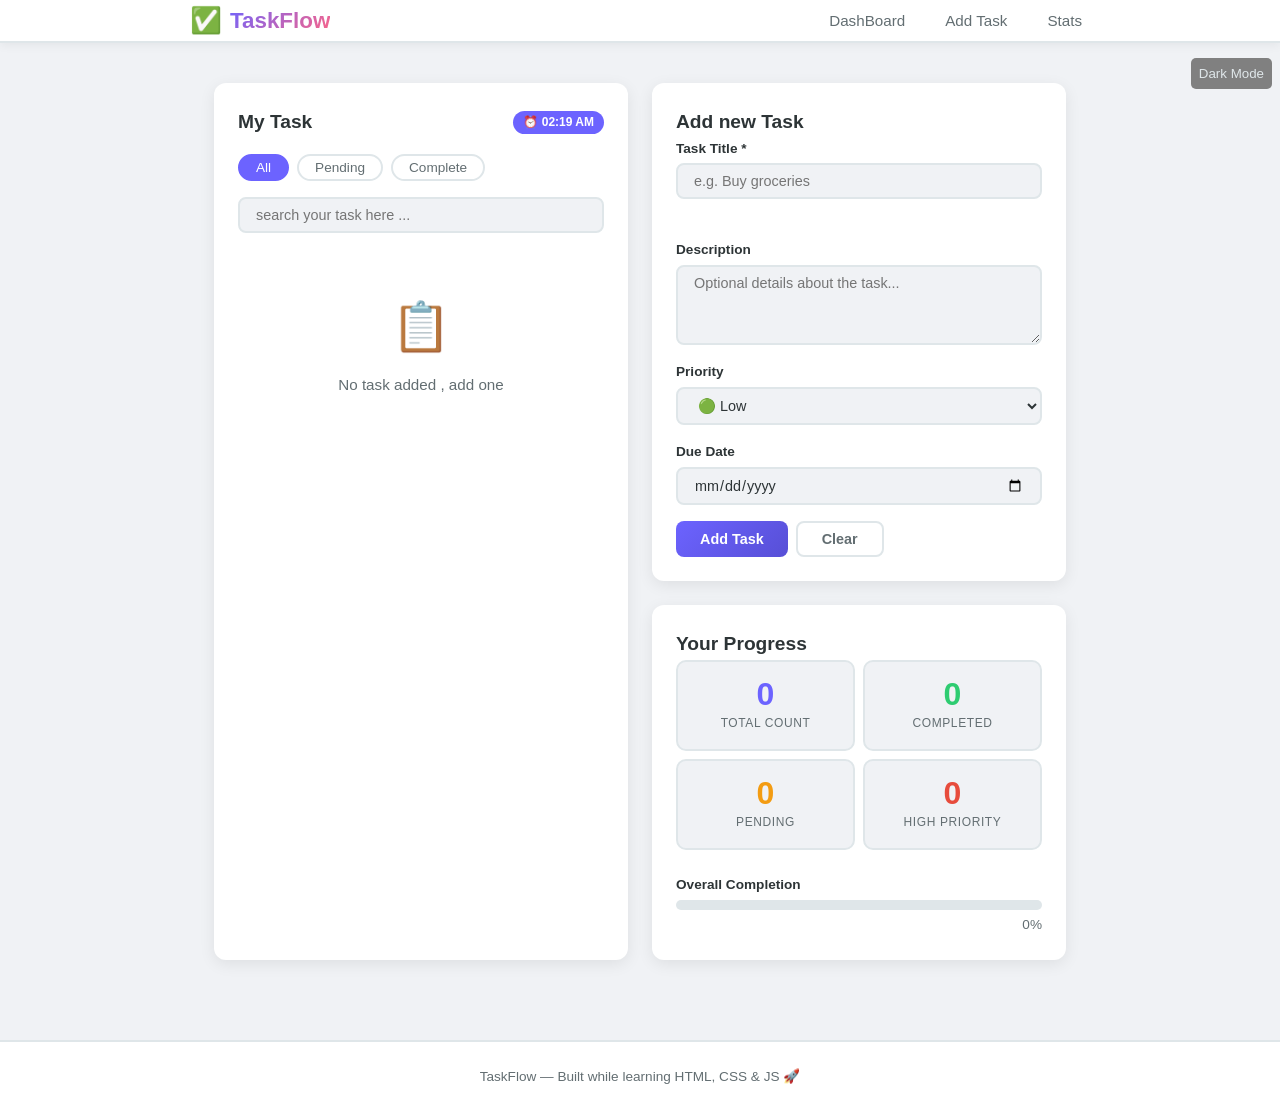
<file: index.html>
<!doctype html>
<html lang="en">
  <head>
    <meta charset="UTF-8" />
    <meta name="viewport" content="width=device-width, initial-scale=1.0" />
    <title>My Task Manager</title>
    <link rel="stylesheet" href="./task.css" />
  </head>
  <body id="body">
    <!-- we have header , main , footer , popup_msg , popup_window  -->
    
    <button id="color_mode" class="color_mode">Dark Mode</button>
    <header class="website_header">
      <!-- we have two div logo and main_nav -->
      <div class="header_inner">
        <div class="logo">
          <span class="logo_icon">✅</span>
          <h1 class="logo_text">TaskFlow</h1>
        </div>

        <nav class="main_nav">
          <ul class="nav_list">
            <li><a href="#dashboard" class="nav_link active">DashBoard</a></li>
            <li><a href="#add_task" class="nav_link">Add Task</a></li>
            <li><a href="#stats" class="nav_link">Stats</a></li>
          </ul>
        </nav>
      </div>
    </header>

    <!--  main body starts here-->
    <main class="main_content">
      <!-- we have 3 sections in main

            - dashboard
            - add task 
            - stats 
          -->

      <!-- in dash board we have 

           --section title row
           --filter bar
           --search bar
           --task list
           --empty state
           
           -->
      <section id="dashboard" class="section">
        
        <div class="section_title_row">
          <h2 class="section_title">My Task</h2>

          <!-- shows time or tasks left -->
          <span class="badge" id="badge_task_count">0 task</span>
        </div>

        <!-- 3 filter buttons  -->

        <div class="filter_bar">
          <button class="filter_button active" data-filter="all">All</button>

          <button class="filter_button" data-filter="pending">Pending</button>

          <button class="filter_button" data-filter="completed">Complete</button>
        </div>

        <div class="search_bar">
          <label for="search"></label>

          <input
            type="search"
            id="search"
            placeholder="search your task here ..."
          />
        </div>

        <!-- will be filled by js  -->
        <ul class="task_list" id="task_list"></ul>

        <!-- when list is empty , show this  -->
        <div class="empty_state" id="empty_state">
          <p class="empty_icon">📋</p>
          <p class="empty_text">No task added , add one</p>
        </div>

        
      </section>

      <section id="add_task" class="section">
        <h2 class="section_title">Add new Task</h2>
        <!-- form -->

        <form id="task_form" class="task_form" novalidate>
          <!-- task title -->
          <div class="form_grp">
            <label for="task_title" class="form_label">Task Title *</label>
            <input
              type="text"
              name="task_title"
              id="task_title"
              class="input_form"
              placeholder="e.g. Buy groceries"
              required
            />

            <!-- if left empty , show this error -->
            <span class="error_msg" id="title_error"></span>
          </div>

          <!-- description -->
          <div class="form_grp">

              <label for="task_desc" class="form_label">Description</label>
              <textarea name="description_content" id="task_desc"
              class="input_form form_text_area"
               placeholder="Optional details about the task..."
              rows="3"></textarea>

          </div>

          <!-- priority -->
          <div class="form_grp">

            <label for="task_priority" class="form_label">Priority</label>

            <select name="task_priority" id="task_priority" class="input_form form_select">
                <option value="low">🟢 Low</option>
                <option value="medium">🟡 Medium</option>
                <option value="high">🔴 High</option>
            </select>
          </div>

          <!-- due date -->
          <div class="form_grp">
             <label for="due_date" class="form_label">Due Date</label>
             <input type="date" 
             id="due_date"
             name="due_date"
             class="input_form">
          </div>

          <!-- submit and clear button -->
          <div class="button_grp">

            <button class="btn btn_primary">Add Task</button>

            <button class="btn btn_secondary" id="clear_form_button">Clear</button>

          </div>


        </form>
      </section>

      <section id="stats" class="section">
        
        <h2 class="section_title">Your Progress</h2 >

        <div class="stats_grid">

          <!-- we will use grid to arrange this four cards  -->
           <!-- article tag used for grouping  -->

           <!-- firsrt stat card -->
           <article class="stat_card">
             <p class="stat_number" id="total_count">0</p>
             <p class="stat_label" >Total count</p>
           </article>


            <!-- second stat card -->
            <article class="stat_card">
              <p class="stat_number" id="completed">0</p>
              <p class="stat_label" >Completed</p>
              
            </article>
            
            <!-- third stat card -->
            
            <article class="stat_card" >
              <p class="stat_number" id="pending">0</p>
              <p class="stat_label" >Pending</p>
            </article>
            
            <!-- fourth stat card -->

              <article class="stat_card">
                <p class="stat_number" id="high_priority">0</p>
             <p class="stat_label" >High Priority</p>
           </article>

        </div>

        <div class="progress_section">


          <!-- progress headin -->
           <p class="progress_label">Overall Completion</p>

           <!-- colored bar -->
            <div class="progress_bar_container">

              <div class="progress-bar-bag" id="progress-bar"></div>
            </div>

            <!-- precent  -->
             <p class="progress_percent" id="progress_percent">0%</p>
             
        </div>

      </section>



    </main>

    <!-- fooetr starts here -->
    <footer class="site_footer">
      <p class="footer_text">TaskFlow — Built while learning HTML, CSS & JS 🚀</p>
    </footer>

    <div class="notification" id="notification">
      <span id="notification_msg">🚀 msg will be shown</span>
    
    </div>
    
    
    <!-- the pop up window which appears in the screen when clicked edit button -->
     <div class="popup_background" id="popup_background">
    
      <div class="popup_content" role="dialog" aria-modal="true">
    
        <div class="popup_header">
    
          <h3 class="popup_title">Edit Task</h3>
          <!-- &times; is cross button -->
          <button class="popup_close_btn" id="popup_close_btn">&times;</button>
    
        </div>
    
    
        <div class="popup_body">
    
          <!-- check this input hidden -->
           <input type="hidden" id="edit-task-id" />
    
           
           <!-- task title -->
              <div class="form_grp">
                <label for="edit_task_title" class="form_label">Task Title *</label>
                <input
                  type="text"
                  name="edit_task_title"
                  id="edit_task_title"
                  class="input_form"
                  placeholder="e.g. Buy groceries"
                  required
                />
                </div>
    
              <!-- description -->
              <div class="form_grp">
    
                  <label for="edit_task_desc" class="form_label">Description</label>
                  <textarea name="description_content" id="edit_task_desc"
                  class="input_form form_text_area"
                   placeholder="Optional details about the task..."
                  rows="3"></textarea>
    
              </div>
    
              <!-- priority -->
              <div class="form_grp">
    
                <label for="edit_task_priority" class="form_label">Priority</label>
    
                <select name="task_priority" id="edit_task_priority" class="input_form form_select">
                    <option value="low">🟢 Low</option>
                    <option value="medium">🟡 Medium</option>
                    <option value="high">🔴 High</option>
                </select>
              </div>
    
              <!-- due date -->
              <div class="form_grp">
                 <label for="edit_due_date" class="form_label">Due Date</label>
                 <input type="date" 
                 id="edit_due_date"
                 name="due_date"
                 class="input_form">
              </div>
    
          
    
    
        </div>
    
    
        <div class="popup_footer">
              <!-- submit and clear button -->
              <div class="button_grp">
    
                <button class="btn btn_primary" id="save_edit_button">Save changes</button>
    
                <button class="btn btn_secondary" id="cancel_edit_button">cancel</button>
    
              </div>
    
        </div>
    
      </div>
    
     </div>

     
  </body>
  <script src="./task.js"></script>
  <!-- notification tag - bottom right corner-->
  
</html>
</file>
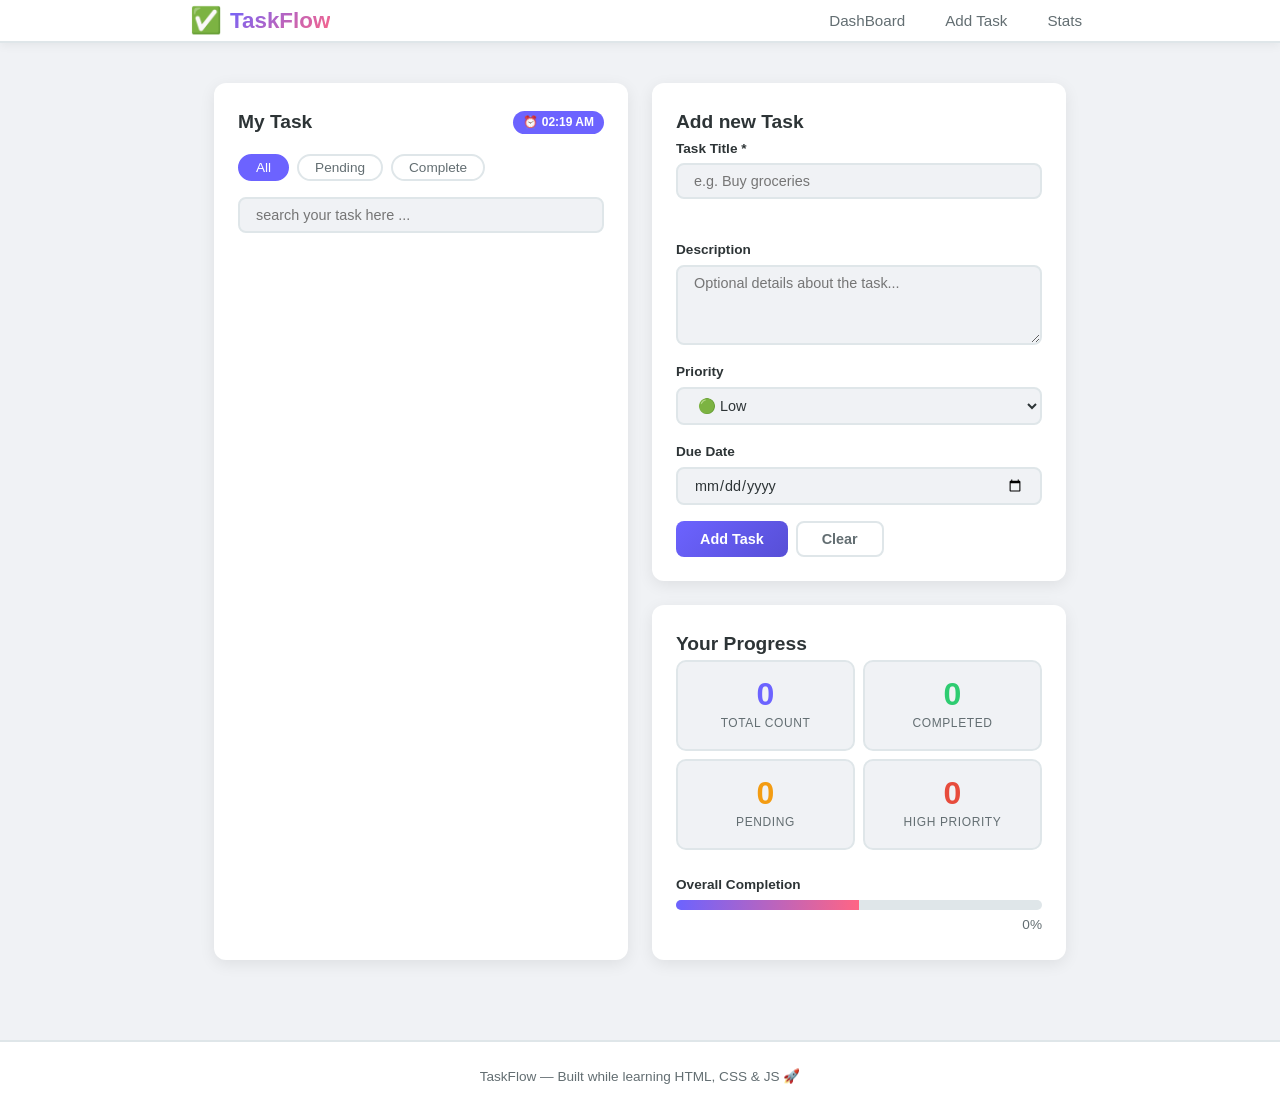
<file: task_index.html>
<!doctype html>
<html lang="en">
  <head>
    <meta charset="UTF-8" />
    <meta name="viewport" content="width=device-width, initial-scale=1.0" />
    <title>My Task Manager</title>
    <link rel="stylesheet" href="./task.css" />
  </head>
  <body>
    <!-- we have header , main , footer , popup_msg , popup_window  -->

    <header class="website_header">
      <!-- we have two div logo and main_nav -->
      <div class="header_inner">
        <div class="logo">
          <span class="logo_icon">✅</span>
          <h1 class="logo_text">TaskFlow</h1>
        </div>

        <nav class="main_nav">
          <ul class="nav_list">
            <li><a href="" class="nav_link active">DashBoard</a></li>
            <li><a href="" class="nav_link">Add Task</a></li>
            <li><a href="" class="nav_link">Stats</a></li>
          </ul>
        </nav>
      </div>
    </header>

    <!--  main body starts here-->
    <main class="main_content">
      <!-- we have 3 sections in main

            - dashboard
            - add task 
            - stats 
          -->

      <!-- in dash board we have 

           --section title row
           --filter bar
           --search bar
           --task list
           --empty state
           
           -->
      <section id="dashboard" class="section">
        
        <div class="section_title_row">
          <h2 class="section_title">My Task</h2>

          <!-- shows time or tasks left -->
          <span class="badge" id="badge_task_count">0 task</span>
        </div>

        <!-- 3 filter buttons  -->

        <div class="filter_bar">
          <button class="filter_button active" data-filter="all">All</button>

          <button class="filter_button" data-filter="pending">Pending</button>

          <button class="filter_button" data-filter="completed">Complete</button>
        </div>

        <div class="search_bar">
          <label for="search"></label>

          <input
            type="search"
            id="search"
            placeholder="search your task here ..."
          />
        </div>

        <!-- will be filled by js  -->
        <ul class="task_list" id="task_list"></ul>

        <!-- when list is empty , show this  -->
        <div class="empty_state" id="empty_state">
          <p class="empty_icon">📋</p>
          <p class="empty_text">No task added , add one</p>
        </div>

        
      </section>

      <section id="add_task" class="section">
        <h2 class="section_title">Add new Task</h2>
        <!-- form -->

        <form id="task_form" class="task_form" novalidate>
          <!-- task title -->
          <div class="form_grp">
            <label for="task_title" class="form_label">Task Title *</label>
            <input
              type="text"
              name="task_title"
              id="task_title"
              class="input_form"
              placeholder="e.g. Buy groceries"
              required
            />

            <!-- if left empty , show this error -->
            <span class="error_msg" id="title_error"></span>
          </div>

          <!-- description -->
          <div class="form_grp">

              <label for="task_desc" class="form_label">Description</label>
              <textarea name="description_content" id="task_desc"
              class="input_form form_text_area"
               placeholder="Optional details about the task..."
              rows="3"></textarea>

          </div>

          <!-- priority -->
          <div class="form_grp">

            <label for="task_priority" class="form_label">Priority</label>

            <select name="task_priority" id="task_priority" class="input_form form_select">
                <option value="low">🟢 Low</option>
                <option value="medium">🟡 Medium</option>
                <option value="high">🔴 High</option>
            </select>
          </div>

          <!-- due date -->
          <div class="form_grp">
             <label for="due_date" class="form_label">Due Date</label>
             <input type="date" 
             id="due_date"
             name="due_date"
             class="input_form">
          </div>

          <!-- submit and clear button -->
          <div class="button_grp">

            <button class="btn btn_primary">Add Task</button>

            <button class="btn btn_secondary" id="clear_form_button">Clear</button>

          </div>


        </form>
      </section>



      <section id="stats" class="section">
        
        <h2 class="section_title">Your Progress</h2 >

        <div class="stats_grid">

          <!-- we will use grid to arrange this four cards  -->
           <!-- article tag used for grouping  -->

           <!-- firsrt stat card -->
           <article class="stat_card">
             <p class="stat_number" id="total_count">0</p>
             <p class="stat_label" >Total count</p>
           </article>


            <!-- second stat card -->
            <article class="stat_card">
              <p class="stat_number" id="completed">0</p>
              <p class="stat_label" >Completed</p>
              
            </article>
            
            <!-- third stat card -->
            
            <article class="stat_card" >
              <p class="stat_number" id="pending">0</p>
              <p class="stat_label" >Pending</p>
            </article>
            
            <!-- fourth stat card -->

              <article class="stat_card">
                <p class="stat_number" id="high_priority">0</p>
             <p class="stat_label" >High Priority</p>
           </article>

        </div>

        <div class="progress_section">


          <!-- progress headin -->
           <p class="progress_label">Overall Completion</p>

           <!-- colored bar -->
            <div class="progress_bar_container">

              <div class="progress-bar-bag" id="progress-bar"></div>
            </div>

            <!-- precent  -->
             <p class="progress_percent" id="progress_percent">0%</p>
             
        </div>

      </section>



    </main>

    <!-- fooetr starts here -->
    <footer class="site_footer">
      <p class="footer_text">TaskFlow — Built while learning HTML, CSS & JS 🚀</p>
    </footer>

    <div class="notification" id="notification">
      <span id="notification_msg">🚀 msg will be shown</span>
    
    </div>
    
    
    <!-- the pop up window which appears in the screen when clicked edit button -->
     <div class="popup_background" id="popup_background">
    
      <div class="popup_content" role="dialog" aria-modal="true">
    
        <div class="popup_header">
    
          <h3 class="popup_title">Edit Task</h3>
          <!-- &times; is cross button -->
          <button class="popup_close_btn" id="popup_close_btn">&times;</button>
    
        </div>
    
    
        <div class="popup_body">
    
          <!-- check this input hidden -->
           <input type="hidden" id="edit-task-id" />
    
           
           <!-- task title -->
              <div class="form_grp">
                <label for="edit_task_title" class="form_label">Task Title *</label>
                <input
                  type="text"
                  name="edit_task_title"
                  id="edit_task_title"
                  class="input_form"
                  placeholder="e.g. Buy groceries"
                  required
                />
                </div>
    
              <!-- description -->
              <div class="form_grp">
    
                  <label for="edit_task_desc" class="form_label">Description</label>
                  <textarea name="description_content" id="edit_task_desc"
                  class="input_form form_text_area"
                   placeholder="Optional details about the task..."
                  rows="3"></textarea>
    
              </div>
    
              <!-- priority -->
              <div class="form_grp">
    
                <label for="edit_task_priority" class="form_label">Priority</label>
    
                <select name="task_priority" id="edit_task_priority" class="input_form form_select">
                    <option value="low">🟢 Low</option>
                    <option value="medium">🟡 Medium</option>
                    <option value="high">🔴 High</option>
                </select>
              </div>
    
              <!-- due date -->
              <div class="form_grp">
                 <label for="edit_due_date" class="form_label">Due Date</label>
                 <input type="date" 
                 id="edit_due_date"
                 name="due_date"
                 class="input_form">
              </div>
    
          
    
    
        </div>
    
    
        <div class="popup_footer">
              <!-- submit and clear button -->
              <div class="button_grp">
    
                <button class="btn btn_primary" id="save_edit_button">Save changes</button>
    
                <button class="btn btn_secondary" id="cancel_edit_button">cancel</button>
    
              </div>
    
        </div>
    
      </div>
    
     </div>

     
  </body>
  <script src="./task.js"></script>
  <!-- notification tag - bottom right corner-->
  
</html>
</file>
<file: task.css>
/* defining variables */

:root {
    --color_primary : #6c63ff; /* purple color for main background */
    --color_primary_dark : #574fd6; /* dark purple for hovering */
    --color-secondary: #ff6584;     /* pink accent */
    --color-success: #2ecc71;       /* green for completed tasks */
    --color-warning: #f39c12;       /* orange for medium priority */
    --color-danger: #e74c3c;        /* red for high priority */
     --color-bg: #f0f2f5;            /* light grey background */
    --color-white: #ffffff;
    --color-text: #2d3436;          /* near-black for text */
    --color-text-light: #636e72;    /* grey for secondary text */
    --color-border: #dfe6e9;        /* light border color */

    --font-main: 'Segoe UI', Tahoma, Geneva, Verdana, sans-serif;

      /* spacing scale — consistent gaps across the page */
  --space-xs: 4px;
  --space-sm: 8px;
  --space-md: 16px;
  --space-lg: 24px;
  --space-xl: 40px;

  /* transition effects  */
    --border-radius: 12px;
     --shadow: 0 4px 16px rgba(0, 0, 0, 0.08);
  --shadow-hover: 0 8px 24px rgba(0, 0, 0, 0.14);

  --transition: all 0.25s ease;   /* used for smooth hover/focus effects */

}

/* overwriting default propeties of the browsers */
*{
    margin: 0;
    padding: 0;
    box-sizing: border-box;
    
}

body{
    
    background-color: var(--color-bg);
    color: var(--color-text);
    position: relative;
    font-family: var(--font-main) ;

    min-height: 100vh;

    line-height: 1.6;


}

/* we do not need bullet points for lists items */
ul{
    list-style: none;
}

/* removes underlines from links */
a{
    text-decoration: none;
}

.website_header{
    /* keeping it fixed at the top */
    position: sticky;
    top: 0 ;
    z-index: 100; /* should appear above all */

    background-color: var(--color-white);
    /* background-color: #1c1a1877; */
    /* h = 0 , v= 0 , blurr = 10 , spread = 0 */
    box-shadow: 0 2px 10px rgba(0, 0, 0, 0.06);

    border-bottom: 2px solid var(--color-border);
}

.header_inner{
    max-width: 900px;
    margin : 0 auto ; /* 0 in top and bottom , auto in side ways , left = right */

    display: flex ;
    align-items: center;
    justify-content: space-between ;
}

/* in logo we have span and h1 */
.logo{
    display: flex; /* to ceneter the logo and text */
    align-items: center;
    gap: var(--space-sm);
}

.logo_icon{
    font-size: 1.6rem; /* better than fixed dimensions  1.6 times the root size - html*/ 
}

.logo_text{
    font-size: 1.4rem ;

    background: linear-gradient(135deg , var(--color_primary) , var(--color-secondary)); /* this will paint the background  not the tex */
    -webkit-background-clip: text; /* color remains inside text , rest all background is  clipped */
   -webkit-text-fill-color: transparent; /* by defalut the color resides below  the alredy applied color(foreground color)
   this transparent property make it tranparent , and the gradient color is obserevd from outside */

    background-clip: text; /* if some brwser fails to read 2nd line - this line is same as 
     -webkit-background-clip: text; */
}

.nav_list{
    display: flex; /* to make the anchors , in single line */
    gap:var(--space-lg) ;
} 

  /* --transition: all 0.25s ease;  */
.nav_link{
    font-size: 0.95rem ;
    font-weight: 500;
    color: var(--color-text-light);
    padding: var(--space-xs) var(--space-sm);
    border-radius: 6px;

    position: relative; /* needed because children has been marked absolute */

    transition: all 0.25s ease;

}

/* psedo elemnts - used for creating underline 
:: afetr - cretes fake elenment after the content */

.nav_link::after{
    content: '';
    position: absolute;
    
    left:0 ;
    bottom: -2px ;
    width:0px; /* hidden */
    height: 2px;
    background-color: var(--color_primary);

    transition: all 0.25s ease;
}

.nav_link:hover::after{
    width:100% ;
}

.nav_link:hover{
     color: var(--color_primary);
}



/* main area  */
/* main area  */


.main_content{
    max-width: 900px;
    margin: 0 auto;
    padding: var(--space-xl) var(--space-lg);

    /* grid  */
    display: grid ;
    grid-template-columns: 1fr 1fr;
    grid-template-rows: auto auto;
    gap: var(--space-lg);
}

.section{
    background-color: var(--color-white);
    border-radius: var(--border-radius);
    padding: var(--space-lg);
    box-shadow: var(--shadow);

    overflow: hidden;
}

#dashboard{
    grid-column: 1 / 2;
    grid-row: 1 / 3;
}

#add_task{
    grid-column: 2 / 3;
    grid-row: 1 / 2;
}

#stats{
      grid-column: 2 / 3;
    grid-row: 2 / 3;
}

/* title row of dashboard */
.section_title_row{
     display: flex;
     align-items: center;
     justify-content: space-between;
     margin-bottom: var(--space-md);
}

/* titles of all section - My Tasks , Add New Task , Your Progress */
.section_title{
     font-size: 1.2rem;
  font-weight: 700;
  color: var(--color-text);
}


/* the couter beside my task heading os dashboard */

.badge{
    background-color: var(--color_primary);

    /* trick to make it a pill shape  */
    border-radius:999px; 

    font-size: 0.75rem;
    font-weight: 600;
    padding: 2px 10px;
    color: white;
}

/* filter buttons */

.filter_bar{
  display: flex;
  gap: var(--space-sm);
  margin-bottom: var(--space-md);
/* when screen becomes smaller , the contents wrap to next line , otherwise they start hiding  */

  flex-wrap: wrap;


}

.filter_button{
    background: none;
  
    /* border-radius: var(--border-radius); */
    color: var(--color-text-light);

    border: 2px solid var(--color-border);
    border-radius: 20px;

    padding: var(--space-xs) var(--space-md);
  font-size: 0.85rem;
  font-weight: 500;

  cursor:pointer;

transition: var(--transition);
}

.filter_button:hover{
     color: var(--color_primary);
     transform: scale(1.04);
      border-color: var(--color_primary);
}

/* it will override some properties of hover , because specificity is same , so the later one wins  */
.filter_button.active{
    color:white ;
    background-color: var(--color_primary);
     border-color: var(--color_primary);

}

/* search bar */
.search_bar{
    margin-bottom: var(--space-md);
}

#search{
    width: 100%;
    background-color: var(--color-bg);
    border-radius: 8px;
    padding: var(--space-sm) var(--space-md);
    
    border: 2px solid var(--color-border);

    font-size: 0.9rem;
  font-family: var(--font-main);
  color: var(--color-text);
}

/* when clicked or tab  */
#search:focus{
    outline: none;
    /* for border color to apply outline null is necessary */


    border-color: var(--color_primary);
    background-color: var(--color-white);

    box-shadow: 0 0 0 3px rgba(108, 99, 255, 0.15);
}

/* the list of task - ul */
.task_list{
    display: flex;
    flex-direction: column;
    gap: var(--space-sm);

    max-height: 400px;

    overflow-y: auto;

    padding-right: var(--space-xs);
}

/* very imp li items in the list */

.task-item{
   
    display: flex;
    align-items: flex-start;
    gap:var(--space-sm);
    /* gap:50px ; */
     padding: var(--space-md);
     border: 2px solid var(--color-border);

      border-radius: 10px;
  background-color: var(--color-white);
  transition: var(--transition);

  position: relative;
  overflow: hidden;
    
}

/* // colored side bar on left , showing priority */

.task-item::before{
    content: '';
    position: absolute;
    left:0px ;
    top:0px;
    height: 100%;
    width:5px ;
    background-color: var(--color-border);

  
}

/* adding color to the left bar */

.task-item.priority-high::before {
  background-color: var(--color-danger);
}

.task-item.priority-medium::before {
  background-color: var(--color-warning);
}
.task-item.priority-low::before {
  background-color: var(--color-success);
}

/* hover effect */

.task-item.priority-high:hover {
  border-color: var(--color-danger);
  box-shadow:  0  8px 24px var(--color-danger);
}

.task-item.priority-medium:hover {
  border-color: var(--color-warning);
  box-shadow:  0 8px 24px var(--color-warning);
}
.task-item.priority-low:hover {
  border-color: var(--color-success);
  box-shadow:  0 8px 24px var(--color-success);
}

.task-item:hover{
    transform: scale(0.95);
    /* box-shadow: var(--shadow-hover); */
    /* border-color: var(--color_primary); */
}

/*  if its completed */
.task-item.completed {
  opacity: 0.6;
  background-color: #f8f9fa;
}

.task-item.task-item.completed .task-title{
    text-decoration: line-through;
    color: var(--color-text-light);
}

/* check box  */
.task-checkbox{
    width: 18px;
  height: 18px;

  cursor: pointer;
  accent-color: var(--color_primary);
  margin-top: 3px;
  flex-shrink: 0;
}

.task-body{
    flex:1;
    min-width: 0;
}

.task-title{
      font-weight: 600;
  font-size: 0.95rem;
  margin-bottom: 2px;
  /* overflow control so long titles don't break the layout */
  overflow: hidden;

  text-overflow: ellipsis;
  white-space: nowrap;

}

.task-desc {
  font-size: 0.8rem;
  color: var(--color-text-light);
  margin-bottom: var(--space-xs);
  max-height: 40px;
  overflow: hidden;

}

.task-meta {
  display: flex;
  align-items: center;
  gap: var(--space-sm);
  flex-wrap: wrap;
}


/* Small priority pill badge */
.task-priority-badge {
  font-size: 0.7rem;
  font-weight: 600;
  padding: 1px 8px;
  border-radius: 999px;
  text-transform: uppercase;
  letter-spacing: 0.05em;
}
.task-priority-badge.high {
  background-color: rgba(231, 76, 60, 0.15);
  color: var(--color-danger);
}
.task-priority-badge.medium {
  background-color: rgba(243, 156, 18, 0.15);
  color: var(--color-warning);
}
.task-priority-badge.low {
  background-color: rgba(46, 204, 113, 0.15);
  color: var(--color-success);
}

.task-due-date {
  font-size: 0.75rem;
  color: var(--color-text-light);
}

/* Action buttons — edit and delete */
.task-actions {
  display: flex;
  gap: var(--space-xs);
  flex-shrink: 0;
}

.task-btn {
  background: none;
  border: 1px solid var(--color-border);
  border-radius: 6px;
  width: 30px;
  height: 30px;
  cursor: pointer;
  font-size: 0.85rem;
  display: flex;
  align-items: center;
  justify-content: center;
  transition: var(--transition);
}

.task-btn:hover {
  transform: scale(1.15);
}

.task-btn.edit-btn:hover {
  background-color: rgba(108, 99, 255, 0.1);
  border-color: var(--color_primary);
}

.task-btn.delete-btn:hover {
  background-color: rgba(231, 76, 60, 0.1);
  border-color: var(--color-danger);
}

@keyframes fadeOut {
    from{
        opacity:1 ;
        transform: scale(1) ;
    }
    to {
        opacity:0;
        transform: scale(0.8);
    }
}

.task-item.removing{
    animation: fadeOut 1s ease forwards ;
}
/* symbol shown when their is no task */

.empty_state{
    text-align: center;
     padding: var(--space-xl) 0;

     /* js will control this  */
     display: none ;
}

.empty_icon {
  font-size: 3rem;
  margin-bottom: var(--space-sm);
}

.empty_text {
  color: var(--color-text-light);
  font-size: 0.95rem;
}

/* form  */

/* all divs of form are children of task_form */
.task_form{
    display: flex;
    flex-direction: column;
    gap: var(--space-md);
}

/* div containing , label and input */
.form_grp{
    display: flex;
    flex-direction: column;
     gap: var(--space-xs);
}

.form_label{
    font-size: 0.85rem;
  font-weight: 600;
  color: var(--color-text);
}

.input_form{
    border-radius: 8px;
    padding: var(--space-sm) var(--space-md);
    border: 2px solid var(--color-border);    
    font-size: 0.9rem;

    font-family: var(--font-main);
  color: var(--color-text);

  background-color: var(--color-bg);
  width: 100%;

  transition: var(--transition);
}

/* when clicked on the input */
.input_form:focus{
    outline: none;
/* without outline null box-shadow and bordercolor will not work */

    background-color: var(--color-white);

    box-shadow: 0 0 0 3px rgba(108, 99, 255, 0.15);

    border-color: var(--color_primary);
}

.form_text_area{
    min-height: 80px;

    /* important - only user can only and increse the text area in vertical direction */
    resize:vertical;
}

.form_select{
   
    cursor: pointer;
  
}


/* error msg which appears when submitting a task with no rask title */
.error_msg {
  color: var(--color-danger);
  font-size: 0.8rem;
  font-weight: 500;
  min-height: 20px;  /* keeps the space even when empty */
}

/* addtask and clear */
.button_grp{

    display: flex;
    gap: var(--space-sm);
}

.btn{
     padding: var(--space-sm) var(--space-lg);
     border: none;

       border-radius: 8px;
       font-size: 0.9rem;
        font-weight: 600;
  
      font-family: var(--font-main);

      cursor: pointer;

      transition: var(--transition);

      /* inline-flex : the children will behave like normal flrx , but the external conatinere will take only the requred widht */
      /* flex : the external container will become block level element */
      display: inline-flex;
      align-items: center;
      justify-content: center;
      gap: var(--space-xs);
}

/* primary button */
.btn_primary{
    background : linear-gradient(135deg , var(--color_primary) , var(--color_primary_dark));
    color: var(--color-white);
}

.btn_primary:hover{
    transform: translateY(-5px);
    box-shadow: 0px 0px 10px 6px rgba(108, 99, 255, 0.4);
}

/* secondary button */
.btn_secondary{

    background-color: transparent;
    color: var(--color-text-light);
    border: 2px solid var(--color-border);
}

.btn_secondary:hover{
    
    background-color: var(--color-bg);
    border-color: var(--color-text-light);
    color: var(--color-text);
}

/* stats section  */

.stats_grid{
    /* contaiins four cards */
    display: grid;
    grid-template-columns: 1fr 1fr;

    gap: var(--space-sm);
    margin-bottom: var(--space-lg);
}

/* coomon dsign for cards */
.stat_card{
    background-color: var(--color-bg);
    border: 2px solid var(--color-border);
    border-radius: 10px;
    padding: var(--space-md);

    text-align: center;

    transition: var(--transition);
}
.stat_card:hover{
    transform: translateY(-2px);
    box-shadow: var(--shadow);
}

.stat_number{
    font-size: 2rem;
    font-weight: 800;
    color: var(--color_primary);
    line-height: 1;
}
.stat_label{
    font-size: 0.75rem;
    color: var(--color-text-light);
    font-weight: 500;
    margin-top: var(--space-xs);
    
    letter-spacing: 0.05em;
    text-transform: uppercase;
}

#completed{
    color: var(--color-success);
}
#pending{
    color: var(--color-warning);
}
#high_priority{
    color: var(--color-danger);
}
/* bar at the bottom */

.progress_section{
     margin-top: var(--space-md);
}

.progress_label{
    font-weight: 600;
    font-size: 0.85rem;
    color: var(--color-text);
  margin-bottom: var(--space-xs);
}

/* the grey bar */
.progress_bar_container{
    background-color: var(--color-border);
    height: 10px;
     border-radius: 999px;

    overflow: hidden;
}

.progress-bar-bag{
    /* will fill complete 10 px of its parent */
    height: 100%;
    /* js will update this  */
    width:50%; 
    background: linear-gradient(90deg , var(--color_primary) , var(--color-secondary));

     transition: width 0.5s ease;
}

.progress_percent{
    text-align: right;

     font-size: 0.85rem;
  color: var(--color-text-light);
  
  margin-top: var(--space-xs);
}


/* notification  */

.notification{
     background-color: var(--color-text);
     color: white;

    position: fixed;
    bottom: 24px;
    right: 24px;


    padding: var(--space-sm) var(--space-lg);

    border-radius: 8px;

    font-size: 0.9rem;
  font-weight: 500;

  box-shadow: 0 4px 20px rgba(0, 0, 0, 0.2);
  z-index: 10;    
  
  /* will become invisible */
  opacity: 0;

  /* animation and transition */
  transform: translateY(10px);
  transition: opacity 0.3s ease, transform 0.3s ease;

  /* when it is hidden and someone clicks on it , the click will pass through it */
  pointer-events: none;
}

/* js will add this class .show */
.notification.show{
    opacity:1 ;
    transform: translateY(0);
    pointer-events: auto;
}

/* modal - popup  - background*/

.popup_background{
    position: fixed;
    top:0px;
    left: 0px;

    width: 100%;
    height: 100%;

    background-color: rgba(0, 0, 0, 0.5);

      z-index: 500;

      display: flex;
      align-items: center;
      justify-content: center;


      opacity: 0;
  pointer-events: none;
  transition: opacity 0.3s ease;
}

.popup_background.active{
    opacity: 1;
    pointer-events: auto;
}

.popup_content{
    background-color: var(--color-white);
  border-radius: var(--border-radius);

  width: 90%;
  max-width: 480px;

   box-shadow: 0 20px 60px rgba(0, 0, 0, 0.3);

   transform: scale(0.2);
   transition: transform 0.5s ease;
   overflow: hidden;
}

.popup_background.active  .popup_content{
    transform : scale(1);
}

.popup_header{
    display: flex;
    align-items: center;
    justify-content: space-between;

     padding: var(--space-md) var(--space-lg);

     border-bottom: 2px solid var(--color-border);

       background: linear-gradient(135deg, var(--color_primary), var(--color_primary_dark));

}

.popup_title{
      color: white;
  font-size: 1rem;
  font-weight: 700;
    
}

.popup_close_btn{
    background: none;
    border:none ;

    color: rgba(255, 255, 255, 0.8);
    font-size: 1.5rem;
      cursor: pointer;

      padding: 0 4px;

  line-height: 1;
  transition: var(--transition);
}

/* the cross spins when hovered */
.popup_close_btn:hover{
     color: white;
    transform: rotate(180deg);
}

.popup_body{
    padding:var(--space-lg);
    

    display: flex;
    flex-direction: column;

     gap: var(--space-md);

}

.popup_footer{
    display: flex;
    gap: var(--space-sm);
    justify-content: flex-end;

    padding: var(--space-md) var(--space-lg);
  border-top: 2px solid var(--color-border);
}

/* site footer */
.site_footer{
    background-color: var(--color-white);

  
   padding: var(--space-lg);
   text-align: center;

    border-top: 2px solid var(--color-border);
    color: var(--color-text-light);
    margin-top: var(--space-xl);

    font-size: 0.85rem;
}


/* dark mode */

.color_mode{
    position: absolute;
    border: none;
    background-color: grey;
    top:50px;
    right:0;
    z-index: 50;
    padding: var(--space-sm);
    margin: var(--space-sm);
    border-radius: 5px;
    color: var(--color-border);

    transition: var(--transition);

}
.color_mode:hover{
    transform: scale(1.05);
    box-shadow: 0 0 5px 5px rgba(62, 63, 63, 0.854);
}
</file>
